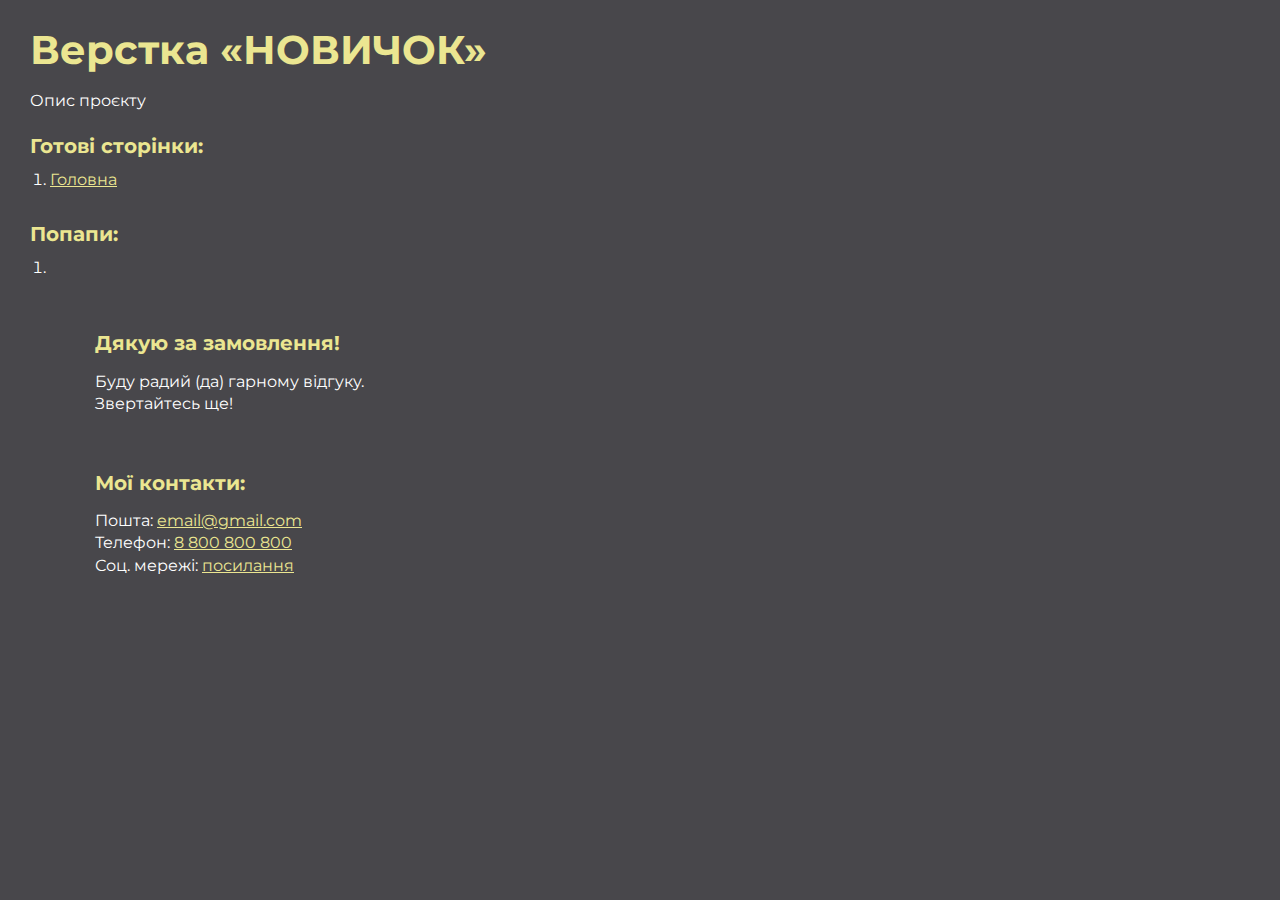
<file: index.html>
<!DOCTYPE html>
<html>

<head>
	<meta charset="UTF-8">
	<meta name="viewport" content="width=device-width, initial-scale=1.0">
	<title>Верстка «НОВИЧОК»</title>
</head>

<body>
	<div class="rootpage">
		<h1>Верстка «НОВИЧОК»</h1>
		<div class="rootpage__info">
			Опис проєкту
		</div>
		<h2>Готові сторінки:</h2>
		<ol class="rootpage__list">
			<li><a target="_blank" href="home.html">Головна</a></li>
		</ol>
		<h2>Попапи:</h2>
		<ol class="rootpage__list">
			<li><a target="_blank" href="home.html#"></a></li>
		</ol>
		<div class="rootpage__tnx">
			<h2>Дякую за замовлення!</h2>
			<p>Буду радий (да) гарному відгуку.</p>
			<p>Звертайтесь ще!</p>
		</div>
		<div class="rootpage__contacts">
			<h2>Мої контакти:</h2>
			<p>Пошта: <a href="mailto:email@gmail.com">email@gmail.com</a></p>
			<p>Телефон: <a href="tel:8800800800">8 800 800 800</a></p>
			<p>Соц. мережі: <a href="">посилання</a></p>
		</div>
	</div>
</body>
<style>
	@charset "UTF-8";
	@import url("https://fonts.googleapis.com/css?family=Montserrat:regular,700&display=swap");

	*,
	*::before,
	*::after {
		padding: 0px;
		margin: 0px;
		border: 0px;
		box-sizing: border-box;
	}

	html,
	body {
		height: 100%;
		margin: 0;
		padding: 0;
		min-width: 320px;
		width: 100%;
		color: #fff;
		background-color: #48474b;
	}

	body {
		font-family: Montserrat;
		font-size: 100%;
		line-height: 1;
		font-size: 1rem;
	}

	a {
		text-decoration: underline;
		color: #ebe691
	}

	a:visited {
		text-decoration: underline;
		color: #aaa768;
	}

	a:hover {
		text-decoration: none;
	}

	ul li {
		list-style: none;
	}

	img {
		vertical-align: top;
	}

	.wrapper {
		width: 100%;
		min-height: 100%;
		overflow: hidden;
	}

	.rootpage {
		padding: 30px;
		display: flex;
		flex-direction: column;
		align-items: flex-start;
	}

	@media (max-width: 767px) {
		.rootpage {
			padding: 30px 15px;
		}
	}

	h1 {
		color: #ebe691;
		font-size: 2.5rem;
		margin: 0px 0px 1.25rem 0px;
	}

	@media (max-width: 767px) {
		h1 {
			font-size: 1.85rem;
			margin: 0px 0px 1.25rem 0px;
		}
	}

	h2 {
		color: #ebe691;
		font-size: 1.25rem;
		margin: 0px 0px 1rem 0px;
	}

	@media (max-width: 767px) {
		h2 {
			font-size: 1.125rem;
			margin: 0px 0px 1rem 0px;
		}
	}

	.rootpage__info {
		line-height: 140%;
		margin: 0px 0px 1.5rem 0px;
	}

	.rootpage__list {
		margin: 0px 0px 2.25rem 1.25rem;
	}

	.rootpage__list li:not(:last-child) {
		margin: 0px 0px 15px 0px;
	}

	.rootpage__contacts,
	.rootpage__tnx {
		border-radius: 200px;
		padding: 20px 65px;
		line-height: 140%;
	}

	@media (max-width: 767px) {

		.rootpage__contacts,
		.rootpage__tnx {
			border-radius: 40px;
			padding: 20px;
		}
	}

	.rootpage__contacts {
		//background: #32b5a4;

	}

	.rootpage__contacts a {
		color: #ebe691;
	}

	.rootpage__tnx {
		//background: #c22d63;
		margin: 0px 0px 1rem 0px;
	}
</style>

</html>
</file>
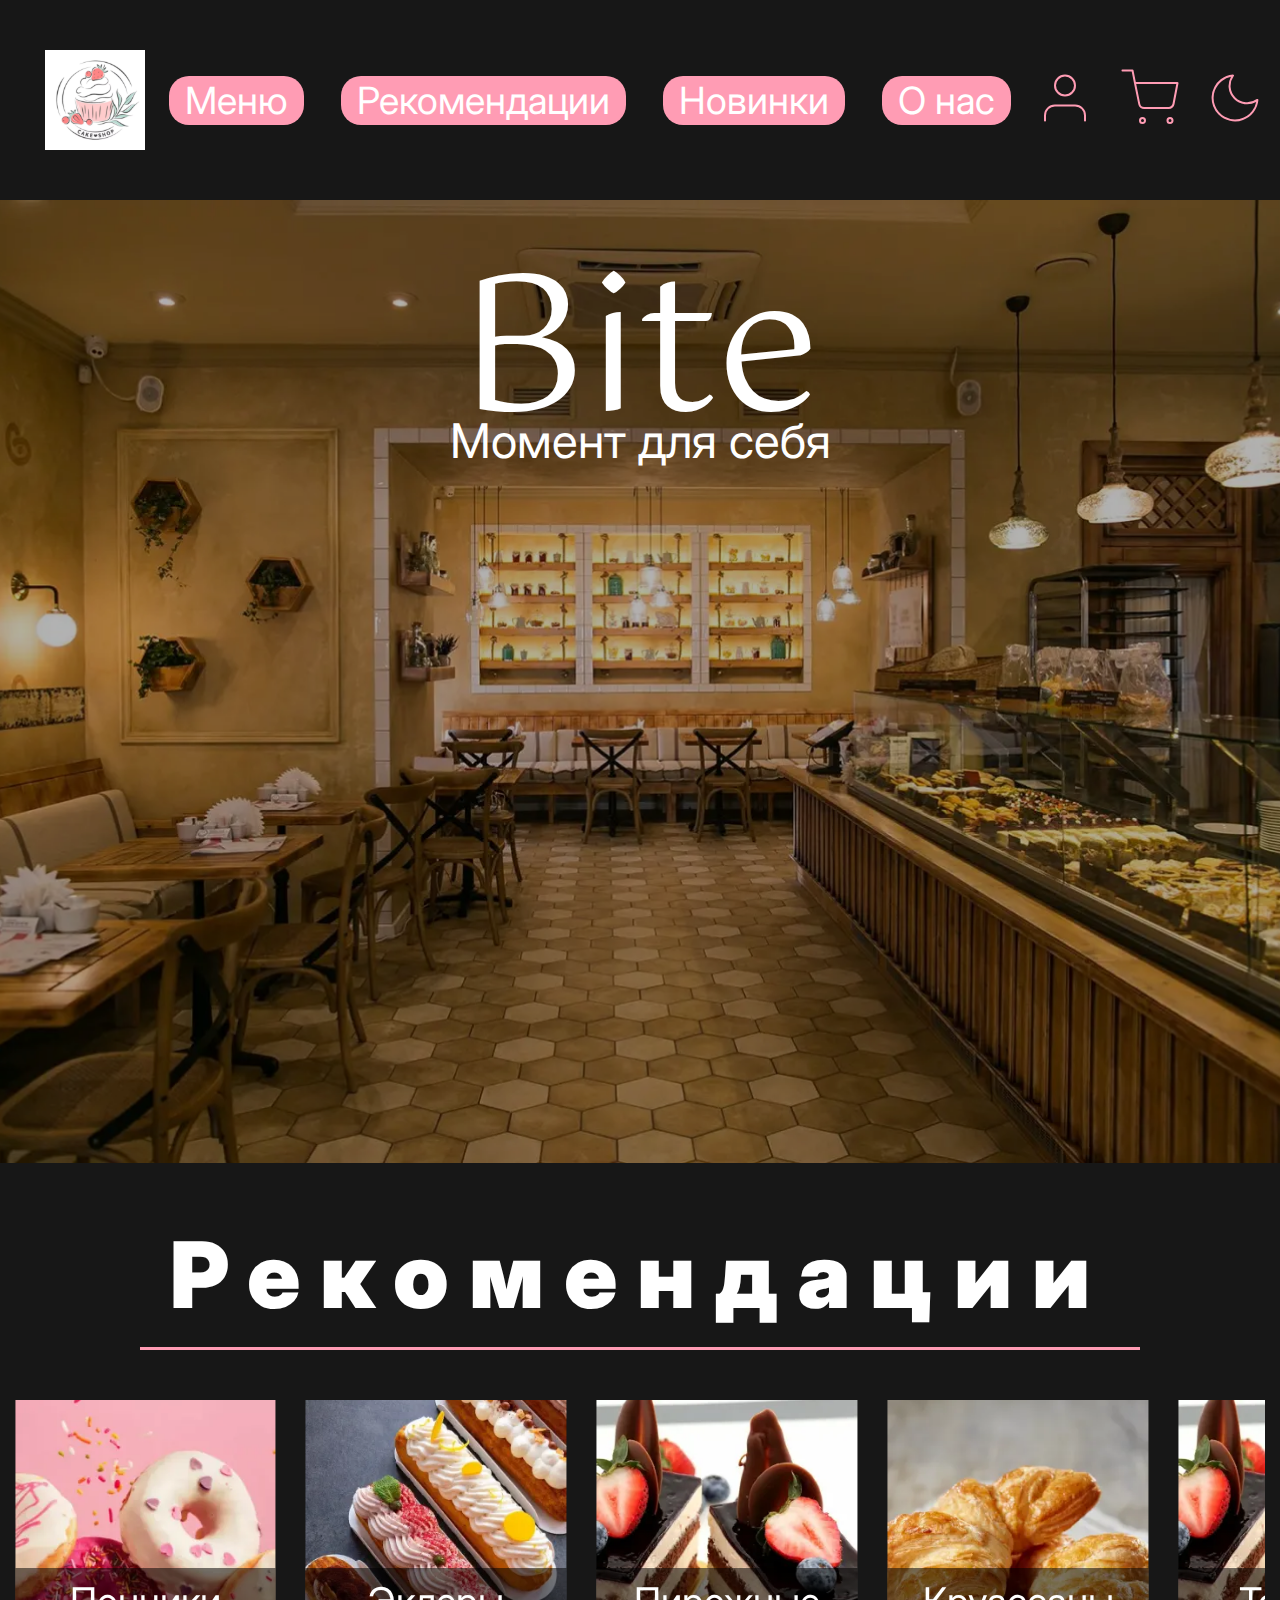
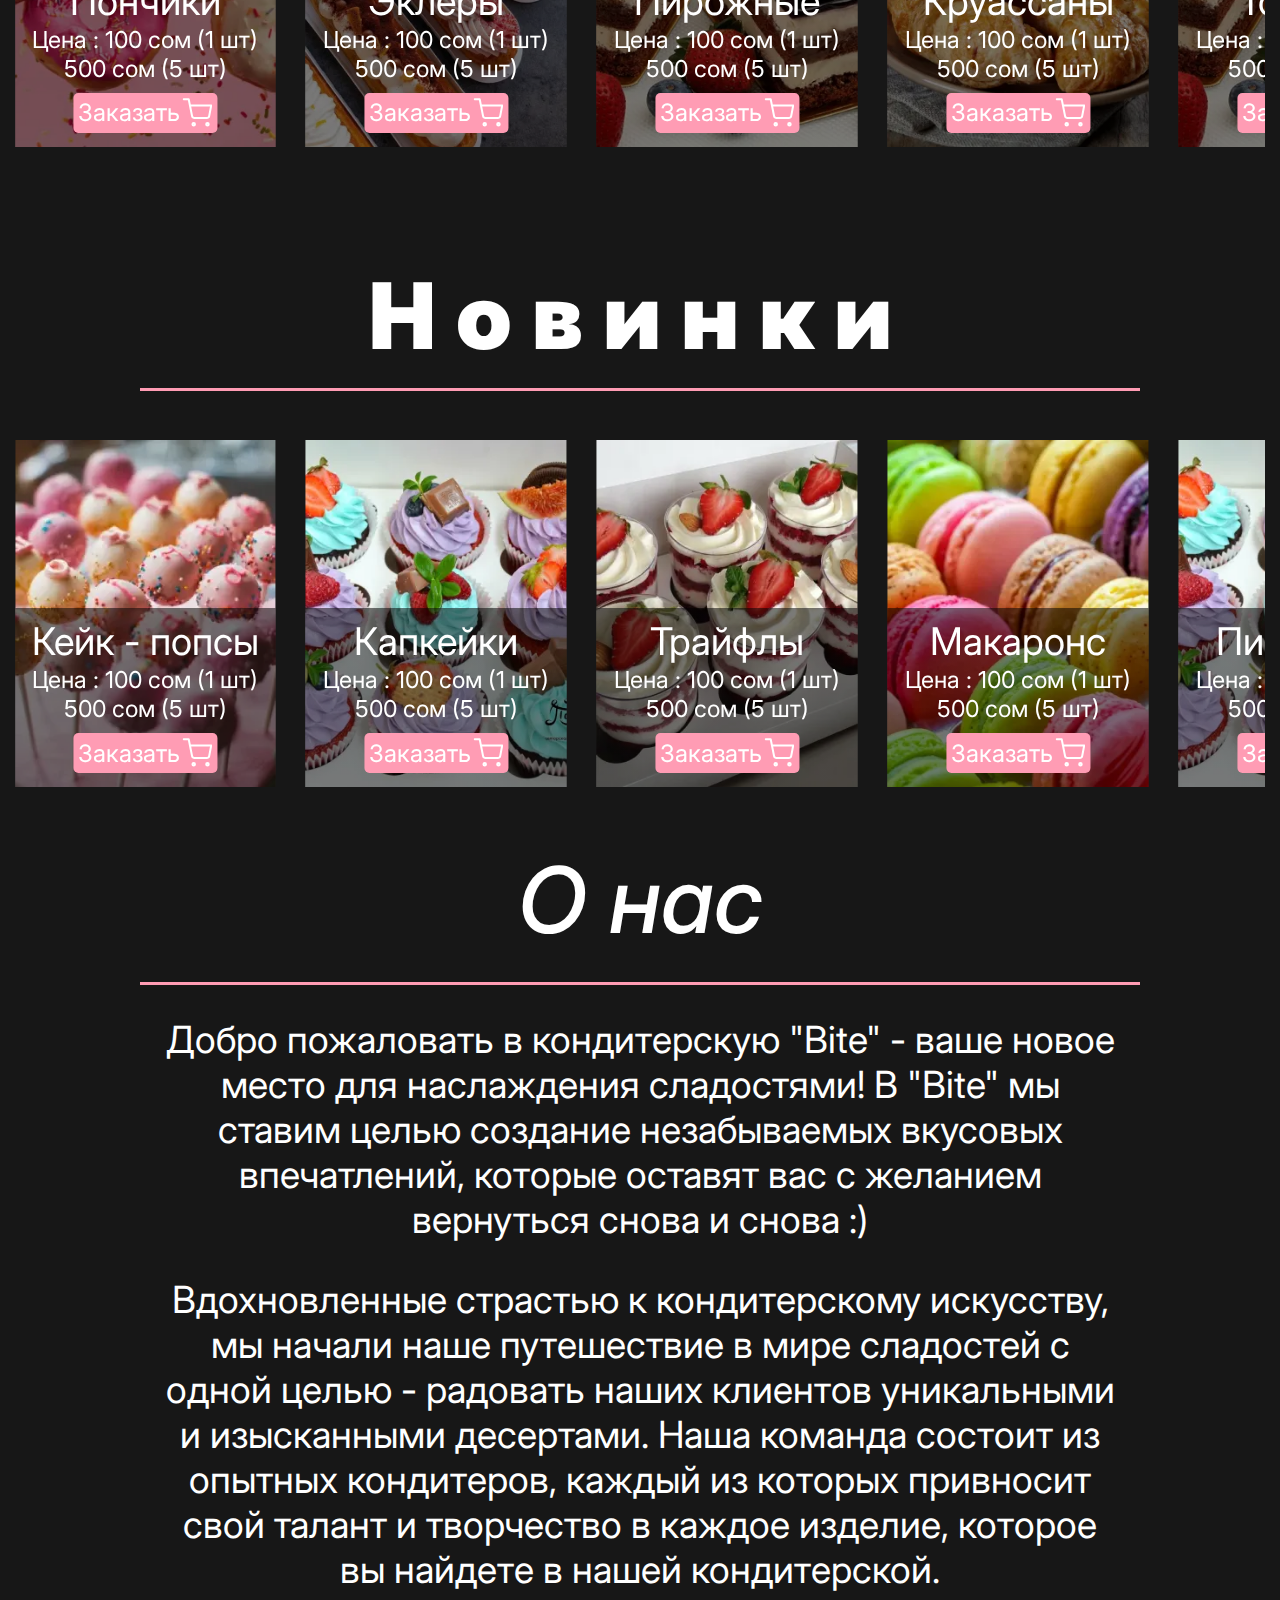
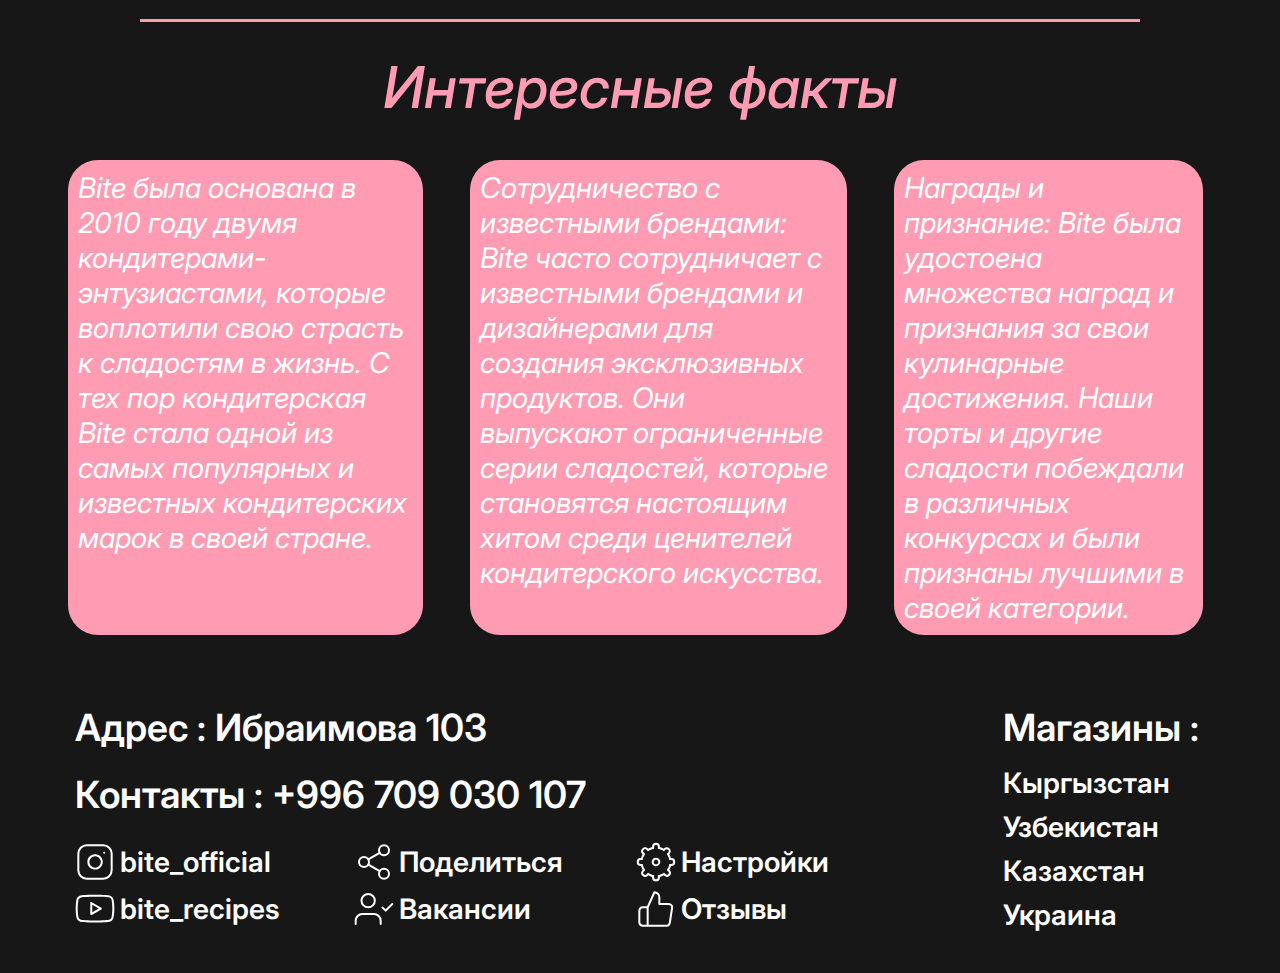
<file: home.html>
<!DOCTYPE html>
<html lang="ru">

<head>
	<title>HomePage</title>
	<meta charset="UTF-8">
	<meta name="format-detection" content="telephone=no">
	<!-- <style>body{opacity: 0;}</style> -->
	<link rel="stylesheet" href="css/style.min.css?_v=20230813213523">
	<link rel="shortcut icon" href="favicon.ico">
	<!-- <meta name="robots" content="noindex, nofollow"> -->
	<meta name="viewport" content="width=device-width, initial-scale=1.0">
</head>

<body>
	<div class="wrapper">
		<header class="header">
			<div class="header__container">
				<div class="header__body">
					<a href="" class="header__logo"><img src="img/header/logo.svg" alt="Logo"></a>
					<div class="header__menu menu">

						<nav class="menu__body">
							<ul class="menu__list">
								<li class="menu__item"><a href="#" class="menu__link">Меню</a></li>
								<li class="menu__item"><a href="#" class="menu__link">Рекомендации</a></li>
								<li class="menu__item"><a href="#" class="menu__link">Новинки</a></li>
								<li class="menu__item"><a href="#" class="menu__link">О нас</a></li>
							</ul>
						</nav>

					</div>
					<div class="header__action">
						<div class="header__icon">

							<a href="#" class="header__item">
								<svg xmlns="http://www.w3.org/2000/svg" id="Шар_1" data-name="Шар 1" width="60" height="60" fill="currentColor" viewbox="0 0 60 60" class="user">

									<path class="cls-1" d="M50,53.5a.94.94,0,0,1-1-1v-5a8.88,8.88,0,0,0-9-9H20a8.88,8.88,0,0,0-9,9v5a.94.94,0,0,1-1,1,.94.94,0,0,1-1-1v-5a11,11,0,0,1,3.2-7.8A10.8,10.8,0,0,1,20,36.5H40a11,11,0,0,1,7.8,3.2A10.8,10.8,0,0,1,51,47.5v5A.94.94,0,0,1,50,53.5Z" />
									<path class="cls-1" d="M30,28.5a11,11,0,1,1,11-11A11,11,0,0,1,30,28.5Zm0-20a9,9,0,1,0,9,9A9,9,0,0,0,30,8.5Z" />
								</svg>
							</a>
							<a href="#" class="header__item">
								<svg xmlns="http://www.w3.org/2000/svg" id="Шар_1" data-name="Шар 1" width="60" height="60" fill="currentColor" viewbox="0 0 60 60" class="cart">
									<path class="cls-1" d="M22.5,56A3.5,3.5,0,1,1,26,52.5,3.54,3.54,0,0,1,22.5,56Zm0-5A1.5,1.5,0,1,0,24,52.5,1.54,1.54,0,0,0,22.5,51Z" />
									<path class="cls-1" d="M50,56a3.5,3.5,0,1,1,3.5-3.5A3.54,3.54,0,0,1,50,56Zm0-5a1.5,1.5,0,1,0,1.5,1.5A1.54,1.54,0,0,0,50,51Z" />
									<path class="cls-1" d="M24.1,41a6.16,6.16,0,0,1-3.7-1.3,6.06,6.06,0,0,1-2.1-3.5L14,15.3v-.1L11.7,3.5H2.5a.94.94,0,0,1-1-1,.94.94,0,0,1,1-1h10a1,1,0,0,1,1,.8L15.8,14H57.5a.91.91,0,0,1,.8.4.78.78,0,0,1,.2.8l-4,21a6.06,6.06,0,0,1-2.1,3.5A5.59,5.59,0,0,1,48.5,41H24.1ZM16.2,16l4,19.8a4,4,0,0,0,4,3.2H48.5a3.92,3.92,0,0,0,2.6-.9,4.25,4.25,0,0,0,1.4-2.3L56.3,16Z" />
								</svg>
							</a>
							<a href="#" class="header__item">
								<svg xmlns="http://www.w3.org/2000/svg" id="Шар_1" data-name="Шар 1" width="60" height="60" fill="currentColor" viewbox="0 0 60 60" class="moon">

									<path class="cls-1" d="M30.1,53.4a22.2,22.2,0,0,1-5.1-.6,24.15,24.15,0,0,1-11.5-6.3,23.51,23.51,0,0,1,2.2-35.2A23.66,23.66,0,0,1,27.9,6.5a1.23,1.23,0,0,1,1,.5.91.91,0,0,1-.1,1.1,16.75,16.75,0,0,0-3.2,11A16.57,16.57,0,0,0,40.8,34.3a16.06,16.06,0,0,0,11-3.2,1.07,1.07,0,0,1,1.1-.1,1.23,1.23,0,0,1,.5,1A23.4,23.4,0,0,1,38,51.9,21.33,21.33,0,0,1,30.1,53.4ZM26,8.8a20,20,0,0,0-9,4.1,22.11,22.11,0,0,0-7.1,9.7A21.47,21.47,0,0,0,47.1,43a21,21,0,0,0,4.1-9A18.73,18.73,0,0,1,29,31a19,19,0,0,1-5.4-11.7A19.15,19.15,0,0,1,26,8.8Z" />
								</svg>
							</a>

						</div>
						<button type="button" class="icon-menu"><span></span></button>
					</div>


				</div>
			</div>
		</header>










		<main class="page">
			<section class="page__bite bite">
				<div class="bite__image">
					<picture><source srcset="img/bite/01.webp" type="image/webp"><img src="img/bite/01.png" alt="cover"></picture>
				</div>

				<div class="bite__container">
					<div class="bite__body">
						<div class="bite__content">
							<h1>Bite</h1>
							<p>Момент для себя</p>
						</div>

					</div>
				</div>
			</section>
			<section class="page__recommendations recommendations">
				<div class="recommendations__container">
					<div class="recommendations__body">
						<div class="recommendations__content">
							<h2>Рекомендации</h2>
							<!-- слайдер -->
							<div class="recommendations__slider swiper">
								<!-- движуха слайдера -->
								<div class="recommendations__wrapper swiper-wrapper">
									<!-- 1 слайдер -->
									<div class="recommendations__slide swiper-slide">
										<div class="item-recommendations">
											<div class="item-recommendations__picture">
												<div class="item-recommendations__pic">
													<picture><source srcset="img/slider/recom/01.webp" type="image/webp"><img src="img/slider/recom/01.png" alt="picture"></picture>
												</div>
												<div class="item-recommendations__content">
													<h3>Пончики</h3>
													<h4>
														Цена : 100 сом (1 шт)
														500 сом (5 шт)
													</h4>
													<button>
														Заказать
														<img src="img/slider/shopping-cart.svg" alt="picture">
													</button>
												</div>

											</div>
										</div>
									</div>
									<!-- 2 слайдер -->
									<div class="recommendations__slide swiper-slide">
										<div class="item-recommendations">
											<div class="item-recommendations__picture">
												<div class="item-recommendations__pic">
													<picture><source srcset="img/slider/recom/02.webp" type="image/webp"><img src="img/slider/recom/02.png" alt="picture"></picture>
												</div>
												<div class="item-recommendations__content">
													<h3>Эклеры</h3>
													<h4>
														Цена : 100 сом (1 шт)
														500 сом (5 шт)
													</h4>
													<button>
														Заказать
														<img src="img/slider/shopping-cart.svg" alt="picture">
													</button>
												</div>

											</div>
										</div>
									</div>
									<!-- 3 слайдер -->
									<div class="recommendations__slide swiper-slide">
										<div class="item-recommendations">
											<div class="item-recommendations__picture">
												<div class="item-recommendations__pic">
													<picture><source srcset="img/slider/recom/03.webp" type="image/webp"><img src="img/slider/recom/03.png" alt="picture"></picture>
												</div>
												<div class="item-recommendations__content">
													<h3>Пирожные</h3>
													<h4>
														Цена : 100 сом (1 шт)
														500 сом (5 шт)
													</h4>
													<button>
														Заказать
														<img src="img/slider/shopping-cart.svg" alt="picture">
													</button>
												</div>

											</div>
										</div>
									</div>
									<!-- 4 слайдер -->
									<div class="recommendations__slide swiper-slide">
										<div class="item-recommendations">
											<div class="item-recommendations__picture">
												<div class="item-recommendations__pic">
													<picture><source srcset="img/slider/recom/04.webp" type="image/webp"><img src="img/slider/recom/04.png" alt="picture"></picture>
												</div>
												<div class="item-recommendations__content">
													<h3>Круассаны</h3>
													<h4>
														Цена : 100 сом (1 шт)
														500 сом (5 шт)
													</h4>
													<button>
														Заказать
														<img src="img/slider/shopping-cart.svg" alt="picture">
													</button>
												</div>

											</div>
										</div>
									</div>
									<!-- 5 слайдер -->
									<div class="recommendations__slide swiper-slide">
										<div class="item-recommendations">
											<div class="item-recommendations__picture">
												<div class="item-recommendations__pic">
													<picture><source srcset="img/slider/recom/03.webp" type="image/webp"><img src="img/slider/recom/03.png" alt="picture"></picture>
												</div>
												<div class="item-recommendations__content">
													<h3>Тортики</h3>
													<h4>
														Цена : 100 сом (1 шт)
														500 сом (5 шт)
													</h4>
													<button>
														Заказать
														<img src="img/slider/shopping-cart.svg" alt="picture">
													</button>
												</div>

											</div>
										</div>
									</div>
								</div>
							</div>
						</div>
					</div>
				</div>
			</section>
			<section class="page__new new">
				<div class="new__container">
					<div class="new__body">
						<div class="new__content">
							<h2>Новинки</h2>
							<!-- слайдер -->
							<div class="new__slider swiper">
								<!-- движуха слайдера -->
								<div class="new__wrapper swiper-wrapper">
									<!-- 1 слайдер -->
									<div class="new__slide swiper-slide">
										<div class="item-new">
											<div class="item-new__picture">
												<div class="item-new__pic">
													<picture><source srcset="img/slider/new/01.webp" type="image/webp"><img src="img/slider/new/01.png" alt="picture"></picture>
												</div>
												<div class="item-new__content">
													<h3>Кейк - попсы</h3>
													<h4>
														Цена : 100 сом (1 шт)
														500 сом (5 шт)
													</h4>
													<button>
														Заказать
														<img src="img/slider/shopping-cart.svg" alt="picture">
													</button>
												</div>

											</div>
										</div>
									</div>
									<!-- 2 слайдер -->
									<div class="new__slide swiper-slide">
										<div class="item-new">
											<div class="item-new__picture">
												<div class="item-new__pic">
													<picture><source srcset="img/slider/new/02.webp" type="image/webp"><img src="img/slider/new/02.png" alt="picture"></picture>
												</div>
												<div class="item-new__content">
													<h3>Капкейки</h3>
													<h4>
														Цена : 100 сом (1 шт)
														500 сом (5 шт)
													</h4>
													<button>
														Заказать
														<img src="img/slider/shopping-cart.svg" alt="picture">
													</button>
												</div>

											</div>
										</div>
									</div>
									<!-- 3 слайдер -->
									<div class="new__slide swiper-slide">
										<div class="item-new">
											<div class="item-new__picture">
												<div class="item-new__pic">
													<picture><source srcset="img/slider/new/03.webp" type="image/webp"><img src="img/slider/new/03.png" alt="picture"></picture>
												</div>
												<div class="item-new__content">
													<h3>Трайфлы</h3>
													<h4>
														Цена : 100 сом (1 шт)
														500 сом (5 шт)
													</h4>
													<button>
														Заказать
														<img src="img/slider/shopping-cart.svg" alt="picture">
													</button>
												</div>

											</div>
										</div>
									</div>
									<!-- 4 слайдер -->
									<div class="new__slide swiper-slide">
										<div class="item-new">
											<div class="item-new__picture">
												<div class="item-new__pic">
													<picture><source srcset="img/slider/new/04.webp" type="image/webp"><img src="img/slider/new/04.png" alt="picture"></picture>
												</div>
												<div class="item-new__content">
													<h3>Макаронс</h3>
													<h4>
														Цена : 100 сом (1 шт)
														500 сом (5 шт)
													</h4>
													<button>
														Заказать
														<img src="img/slider/shopping-cart.svg" alt="picture">
													</button>
												</div>

											</div>
										</div>
									</div>
									<!-- 5 слайдер -->
									<div class="new__slide swiper-slide">
										<div class="item-new">
											<div class="item-new__picture">
												<div class="item-new__pic">
													<picture><source srcset="img/slider/new/02.webp" type="image/webp"><img src="img/slider/new/02.png" alt="picture"></picture>
												</div>
												<div class="item-new__content">
													<h3>Пирожные</h3>
													<h4>
														Цена : 100 сом (1 шт)
														500 сом (5 шт)
													</h4>
													<button>
														Заказать
														<img src="img/slider/shopping-cart.svg" alt="picture">
													</button>
												</div>

											</div>
										</div>
									</div>
								</div>
							</div>
						</div>
					</div>
				</div>
			</section>
			<section class="page__about about">
				<div class="about__container">
					<div class="about__body">
						<div class="about__content">
							<h2>О нас</h2>
							<div class="about__text">
								<p>
									Добро пожаловать в кондитерскую "Bite" - ваше новое место для наслаждения сладостями! В "Bite" мы ставим целью создание
									незабываемых вкусовых впечатлений, которые оставят вас с желанием вернуться снова и снова :)
								</p>
								<p>
									Вдохновленные страстью к кондитерскому искусству, мы начали наше путешествие в мире сладостей с одной целью - радовать наших клиентов уникальными и изысканными десертами. Наша команда состоит из опытных кондитеров, каждый из которых
									привносит свой талант и творчество в каждое изделие, которое вы найдете в нашей кондитерской.
								</p>
							</div>
						</div>
					</div>
				</div>
			</section>
			<section class="page__fact fact">
				<div class="fact__container">
					<div class="fact__body">
						<h2>Интересные факты</h2>
						<div class="fact__content">
							<div class="fact__item">
								<p>
									Bite была основана в 2010 году двумя кондитерами-энтузиастами, которые воплотили свою страсть к сладостям в жизнь. С тех
									пор кондитерская Bite стала одной из самых популярных и известных кондитерских марок в своей стране.
								</p>
							</div>
							<div class="fact__item">
								<p>
									Сотрудничество с известными брендами: Bite часто сотрудничает с известными брендами и дизайнерами для создания
									эксклюзивных продуктов. Они выпускают ограниченные серии сладостей, которые становятся настоящим хитом среди ценителей
									кондитерского искусства.
								</p>
							</div>
							<div class="fact__item">
								<p>
									Награды и признание: Bite была удостоена множества наград и признания за свои кулинарные достижения. Наши торты и другие
									сладости побеждали в различных конкурсах и были признаны лучшими в своей категории.
								</p>
							</div>
						</div>
					</div>
				</div>
			</section>

		</main>
		<footer class="footer">
			<div class="footer__container">
				<div class="footer__body">
					<div class="footer__left">
						<h3>Адрес : Ибраимова 103</h3>
						<h3><a href="tel:996709030107">Контакты : +996 709 030 107</a></h3>
						<div class="footer__social social-footer">
							<div class="social-footer__column">
								<a href="#">
									<p>
										<svg xmlns="http://www.w3.org/2000/svg" id="Шар_1" data-name="Шар 1" width="40" height="40" viewBox="0 0 40 40" fill="currentColor" class="insta">

											<g id="instagram">
												<path class="cls-1" d="M28.33,37.67H11.67a9.35,9.35,0,0,1-9.34-9.34V11.67a9.35,9.35,0,0,1,9.34-9.34H28.33a9.35,9.35,0,0,1,9.34,9.34V28.33A9.35,9.35,0,0,1,28.33,37.67ZM11.67,4.33a7.34,7.34,0,0,0-7.34,7.34V28.33a7.34,7.34,0,0,0,7.34,7.34H28.33a7.34,7.34,0,0,0,7.34-7.34V11.67a7.34,7.34,0,0,0-7.34-7.34Z" />
												<path class="cls-1" d="M20.08,27.6a8.5,8.5,0,0,1-1.23-.1,7.67,7.67,0,0,1-2.31-14.38A7.68,7.68,0,0,1,27.66,18.8h0a7.74,7.74,0,0,1-.78,4.66,7.67,7.67,0,0,1-6.8,4.14Zm0-13.34a5.66,5.66,0,0,0-5.58,6.57A5.67,5.67,0,0,0,22.62,25a5.65,5.65,0,0,0,2.48-2.45,5.67,5.67,0,0,0-4.2-8.22A5.93,5.93,0,0,0,20.06,14.26Z" />
												<path class="cls-1" d="M29.18,11.83a1,1,0,1,1,0-2h0a1,1,0,0,1,0,2Z" />
											</g>
										</svg>
									</p>
									<p>bite_official</p>
								</a>
								<a href="#">
									<p>
										<svg xmlns="http://www.w3.org/2000/svg" id="Шар_1" data-name="Шар 1" width="40" height="40" viewBox="0 0 40 40" fill="currentColor" class="youtybe">

											<g id="youtube">
												<path class="cls-1" d="M20,33.43c-.47,0-11.63,0-14.59-.8A5.53,5.53,0,0,1,2.93,31.2a5.67,5.67,0,0,1-1.46-2.46,49.25,49.25,0,0,1-.8-9.16,49.33,49.33,0,0,1,.78-9A5.6,5.6,0,0,1,2.88,8a5.67,5.67,0,0,1,2.51-1.5c3-.79,14.14-.8,14.61-.8s11.62,0,14.57.73a5.59,5.59,0,0,1,4,4.06s0,0,0,.06a49.16,49.16,0,0,1,.78,9.07,49.46,49.46,0,0,1-.78,8.92,5.53,5.53,0,0,1-1.44,2.62,5.62,5.62,0,0,1-2.51,1.5C31.63,33.42,20.47,33.43,20,33.43ZM20,7.67c-3.15,0-11.83.13-14.08.73a3.57,3.57,0,0,0-1.6,1A3.75,3.75,0,0,0,3.4,11a46.85,46.85,0,0,0-.73,8.57,47,47,0,0,0,.75,8.71,3.69,3.69,0,0,0,.91,1.49,3.64,3.64,0,0,0,1.6.92c2.24.6,10.92.73,14.07.73s11.83-.13,14.07-.73a3.65,3.65,0,0,0,1.61-1,3.75,3.75,0,0,0,.92-1.65,48,48,0,0,0,.73-8.5,47.54,47.54,0,0,0-.74-8.68,3.65,3.65,0,0,0-.91-1.61,3.55,3.55,0,0,0-1.62-1C31.84,7.79,23.16,7.67,20,7.67Z" />
												<path class="cls-1" d="M16.25,26a1,1,0,0,1-.5-.13,1,1,0,0,1-.5-.87V14.13a1,1,0,0,1,1.49-.87l9.59,5.45a1,1,0,0,1,.5.87,1,1,0,0,1-.5.87L16.74,25.9A1,1,0,0,1,16.25,26Zm1-10.18v7.47l6.56-3.74Z" />
											</g>
										</svg>
									</p>
									<p>bite_recipes</p>
								</a>
							</div>
							<div class="social-footer__column">
								<a href="#">
									<p>
										<svg xmlns="http://www.w3.org/2000/svg" id="Шар_1" data-name="Шар 1" width="40" height="40" viewBox="0 0 40 40" fill="currentColor" class="share">

											<g id="share-2">
												<path class="cls-1" d="M30,14.33a6,6,0,1,1,6-6A6,6,0,0,1,30,14.33Zm0-10a4,4,0,1,0,4,4A4,4,0,0,0,30,4.33Z" />
												<path class="cls-1" d="M10,26a6,6,0,1,1,6-6A6,6,0,0,1,10,26Zm0-10a4,4,0,1,0,4,4A4,4,0,0,0,10,16Z" />
												<path class="cls-1" d="M30,37.67a6,6,0,1,1,6-6A6,6,0,0,1,30,37.67Zm0-10a4,4,0,1,0,4,4A4,4,0,0,0,30,27.67Z" />
												<path class="cls-1" d="M25.7,30.15a.93.93,0,0,1-.5-.14L13.81,23.38a1,1,0,0,1,1-1.73L26.2,28.29a1,1,0,0,1-.5,1.86Z" />
												<path class="cls-1" d="M14.32,18.48a1,1,0,0,1-.87-.49,1,1,0,0,1,.36-1.37L25.18,10a1,1,0,0,1,1.37.36,1,1,0,0,1-.36,1.36L14.82,18.35A1,1,0,0,1,14.32,18.48Z" />
											</g>
										</svg>
									</p>
									<p>Поделиться</p>
								</a>
								<a href="#">
									<p>
										<svg xmlns="http://www.w3.org/2000/svg" id="Шар_1" data-name="Шар 1" width="40" height="40" viewBox="0 0 40 40" fill="currentColor" class="user-check">

											<g id="user-check">
												<path class="cls-1" d="M26.67,36a1,1,0,0,1-1-1V31.67A5.67,5.67,0,0,0,20,26H8.33a5.67,5.67,0,0,0-5.66,5.67V35a1,1,0,0,1-2,0V31.67A7.66,7.66,0,0,1,8.33,24H20a7.68,7.68,0,0,1,7.67,7.67V35A1,1,0,0,1,26.67,36Z" />
												<path class="cls-1" d="M14.17,19.33a7.67,7.67,0,1,1,7.66-7.66A7.68,7.68,0,0,1,14.17,19.33ZM14.17,6a5.67,5.67,0,1,0,5.66,5.67A5.67,5.67,0,0,0,14.17,6Z" />
												<path class="cls-1" d="M31.67,22.67a1,1,0,0,1-.71-.3L27.63,19A1,1,0,0,1,29,17.63l2.63,2.62,6-6a1,1,0,0,1,1.41,0,1,1,0,0,1,0,1.42l-6.67,6.66A1,1,0,0,1,31.67,22.67Z" />
											</g>
										</svg>
									</p>
									<p>Вакансии</p>
								</a>
							</div>
							<div class="social-footer__column">
								<a href="#">
									<p>
										<svg xmlns="http://www.w3.org/2000/svg" id="Шар_2" data-name="Шар 2" width="40" height="40" viewBox="0 0 40 40" fill="currentColor" class="sitt">

											<path class="cls-1" d="M35.36,16.1h-.43a15.48,15.48,0,0,0-1.64-3.93l.31-.3a3.9,3.9,0,0,0,1.13-2.76,3.9,3.9,0,0,0-6.66-2.74l-.3.3a15.49,15.49,0,0,0-3.87-1.6V4.64a3.9,3.9,0,0,0-7.8,0v.43a15.48,15.48,0,0,0-3.93,1.64l-.3-.31A3.88,3.88,0,0,0,9.12,5.27h0A3.9,3.9,0,0,0,6.35,6.41h0a3.91,3.91,0,0,0,0,5.52l.3.3a15.49,15.49,0,0,0-1.6,3.87H4.64a3.9,3.9,0,0,0,0,7.8h.43a15.63,15.63,0,0,0,1.64,3.93l-.31.3a3.92,3.92,0,0,0,0,5.52h0a3.9,3.9,0,0,0,5.51,0l.3-.3a15.49,15.49,0,0,0,3.87,1.6v.43a3.9,3.9,0,0,0,7.8,0v-.43a15.63,15.63,0,0,0,3.93-1.64l.3.31a3.9,3.9,0,1,0,5.5-5.53l-.3-.3a15.49,15.49,0,0,0,1.6-3.87h.43a3.9,3.9,0,0,0,0-7.8Zm0,5.8H33.3a14.81,14.81,0,0,1-.43,2,14.22,14.22,0,0,1-1,2.41A13.3,13.3,0,0,1,30.76,28l1.43,1.43,0,0a1.9,1.9,0,1,1-2.68,2.69l0,0-1.43-1.43a14,14,0,0,1-1.71,1.12,14.14,14.14,0,0,1-2.47,1,14.81,14.81,0,0,1-2,.43v2.06a1.9,1.9,0,0,1-3.8,0V33.3a14.81,14.81,0,0,1-2-.43,14.22,14.22,0,0,1-2.41-1A13.3,13.3,0,0,1,12,30.76l-1.43,1.43,0,0a1.9,1.9,0,1,1-2.69-2.68l0,0,1.43-1.43a14,14,0,0,1-1.12-1.71,14.14,14.14,0,0,1-1-2.47,14.81,14.81,0,0,1-.43-2H4.64a1.9,1.9,0,0,1,0-3.8H6.7a14.81,14.81,0,0,1,.43-2,14.22,14.22,0,0,1,1-2.41A13.3,13.3,0,0,1,9.24,12L7.81,10.54l0,0a1.9,1.9,0,1,1,2.68-2.69l0,0,1.43,1.43a14,14,0,0,1,1.71-1.12,14.14,14.14,0,0,1,2.47-1,14.81,14.81,0,0,1,2-.43V4.64a1.9,1.9,0,1,1,3.8,0V6.7a14.81,14.81,0,0,1,2,.43,14.22,14.22,0,0,1,2.41,1A13.3,13.3,0,0,1,28,9.24l1.43-1.43,0,0a1.9,1.9,0,0,1,2.68,0,1.91,1.91,0,0,1,0,2.69l0,0-1.43,1.43a14,14,0,0,1,1.12,1.71,14.14,14.14,0,0,1,1,2.47,14.81,14.81,0,0,1,.43,2h2.06a1.9,1.9,0,0,1,0,3.8Z" />
											<path class="cls-1" d="M24.08,18.6v0l0,0c0-.13-.1-.26-.16-.39v0h0a4.27,4.27,0,0,0-2-2v0h0l-.41-.16,0,0,0,0A4.17,4.17,0,0,0,20,15.67a4.34,4.34,0,0,0-1.4.25l0,0,0,0-.39.16h0v0a4.27,4.27,0,0,0-2,2h0v0c-.06.13-.11.27-.16.41l0,0,0,0A4.28,4.28,0,0,0,15.67,20a4.34,4.34,0,0,0,.25,1.4l0,0,0,0c.05.13.1.26.16.39v0h0a4.27,4.27,0,0,0,2,2v0h0l.41.16,0,0,0,0a4.28,4.28,0,0,0,1.39.25,4.34,4.34,0,0,0,1.4-.25h0l0,0,.39-.16h0v0a4.27,4.27,0,0,0,2-2h0v0c.06-.13.11-.27.16-.41l0,0,0,0A4.28,4.28,0,0,0,24.33,20,4.34,4.34,0,0,0,24.08,18.6ZM20,22.33a2.58,2.58,0,0,1-.39,0,2.31,2.31,0,0,1-1.51-.95,2.32,2.32,0,0,1-.39-.94,2,2,0,0,1,0-.79,2.28,2.28,0,0,1,.39-.95,2.13,2.13,0,0,1,.56-.56,2.32,2.32,0,0,1,.94-.39,2,2,0,0,1,.79,0,2.31,2.31,0,0,1,1.51.95,2.32,2.32,0,0,1,.39.94,2,2,0,0,1,0,.79,2.28,2.28,0,0,1-.39.95,2.13,2.13,0,0,1-.56.56,2.32,2.32,0,0,1-.94.39A2.58,2.58,0,0,1,20,22.33Z" />
										</svg>
									</p>
									<p>Настройки</p>
								</a>
								<a href="#">
									<p>
										<svg xmlns="http://www.w3.org/2000/svg" id="Шар_1" data-name="Шар 1" width="40" height="40" viewBox="0 0 40 40" fill="currentColor" class="like">

											<g id="thumbs-up">
												<path class="cls-1" d="M30.51,37.67H6.67a4.34,4.34,0,0,1-4.34-4.34V21.67a4.34,4.34,0,0,1,4.34-4.34H11l6.4-14.4a1,1,0,0,1,.91-.6,6,6,0,0,1,6,6V14h8.44a4.27,4.27,0,0,1,1.81.38,4.32,4.32,0,0,1,1.5,1.11A4.63,4.63,0,0,1,37,17.12,4.51,4.51,0,0,1,37.09,19l-2.3,15a4.36,4.36,0,0,1-4.28,3.69Zm-17.84-2h17.8a2.33,2.33,0,0,0,2.34-2l2.3-15a2.41,2.41,0,0,0-.06-1,2.52,2.52,0,0,0-.48-.88,2.38,2.38,0,0,0-.81-.6,2.56,2.56,0,0,0-1-.2H23.33a1,1,0,0,1-1-1V8.33A4,4,0,0,0,19,4.38L12.67,18.55Zm-6-16.34a2.36,2.36,0,0,0-2.34,2.34V33.33a2.36,2.36,0,0,0,2.34,2.34h4V19.33Z" />
											</g>
										</svg>
									</p>
									<p>Отзывы</p>
								</a>
							</div>

						</div>
					</div>
					<div class="footer__right">
						<h3>Магазины :</h3>
						<a href="#">Кыргызстан</a>
						<a href="#">Узбекистан</a>
						<a href="#">Казахстан</a>
						<a href="#">Украина</a>
					</div>
				</div>
			</div>
		</footer>











	</div>
	<script src="js/app.min.js?_v=20230813213523"></script>
</body>

</html>
</file>
<file: css/style.min.css>
@charset "UTF-8";@import url(https://fonts.googleapis.com/css?family=Inter:100,200,300,regular,500,600,700,800,900&display=swap);@import url(https://fonts.googleapis.com/css?family=Gotu:regular&display=swap);@font-face{font-family:Segoe UI Bold;font-display:swap;src:url("../fonts/Segoe UI Bold.woff2") format("woff2"),url("../fonts/Segoe UI Bold.woff") format("woff");font-weight:400;font-style:normal}@font-face{font-family:Segoe UI;font-display:swap;src:url("../fonts/Segoe UI.woff2") format("woff2"),url("../fonts/Segoe UI.woff") format("woff");font-weight:400;font-style:normal}@font-face{font-family:segoe;font-display:swap;src:url(../fonts/segoe-ui-semibold.woff2) format("woff2"),url(../fonts/segoe-ui-semibold.woff) format("woff");font-weight:400;font-style:normal}*{padding:0;margin:0;border:0}*,:after,:before{-webkit-box-sizing:border-box;box-sizing:border-box}body,html{height:100%;min-width:320px}body{color:#fff;line-height:1;font-family:Inter;font-size:1.5rem;-ms-text-size-adjust:100%;-moz-text-size-adjust:100%;-webkit-text-size-adjust:100%;-webkit-font-smoothing:antialiased;-moz-osx-font-smoothing:grayscale}button,input,textarea{font-family:Inter;font-size:inherit}button{cursor:pointer;color:inherit;background-color:transparent}a{color:inherit;text-decoration:none}ul li{list-style:none}img{vertical-align:top}h1,h2,h3,h4,h5,h6{font-weight:inherit;font-size:inherit}body{background:#171717}.lock body{overflow:hidden;-ms-touch-action:none;touch-action:none;-ms-scroll-chaining:none;overscroll-behavior:none}.wrapper{min-height:100%;display:-webkit-box;display:-ms-flexbox;display:flex;-webkit-box-orient:vertical;-webkit-box-direction:normal;-ms-flex-direction:column;flex-direction:column;overflow:hidden}@supports (overflow:clip){.wrapper{overflow:clip}}.wrapper>main{-webkit-box-flex:1;-ms-flex:1 1 auto;flex:1 1 auto}.wrapper>*{min-width:0}[class*=__container]{max-width:88.125rem;margin:0 auto;padding:0 .9375rem}.select{min-width:0;position:relative}.select__body{position:relative}.select__title{color:inherit;text-align:left;border:1px solid #d9d9d9;background-color:#fff;cursor:pointer;width:100%;border-radius:4px}.select__value{display:-webkit-box;display:-ms-flexbox;display:flex;min-width:0;-webkit-box-align:center;-ms-flex-align:center;align-items:center;height:1.875rem;padding:0 .9375rem;gap:.625rem}.select__value>*{-webkit-box-flex:1;-ms-flex:1 1 auto;flex:1 1 auto}.select__value:after{content:"";-ms-flex-item-align:stretch;-ms-grid-row-align:stretch;align-self:stretch;-webkit-box-flex:0;-ms-flex:0 0 10px;flex:0 0 10px;-webkit-transition:all .3s ease 0s;-o-transition:all .3s ease 0s;transition:all .3s ease 0s;display:-webkit-box;display:-ms-flexbox;display:flex;-webkit-box-pack:center;-ms-flex-pack:center;justify-content:center;-webkit-box-align:center;-ms-flex-align:center;align-items:center}._select-open .select__value:after{-webkit-transform:rotate(-180deg);-ms-transform:rotate(-180deg);transform:rotate(-180deg)}.select__value._select-pseudo-label::before{content:attr(data-pseudo-label);opacity:.5}.select__content{-webkit-box-flex:1;-ms-flex:1 1 auto;flex:1 1 auto;-o-text-overflow:ellipsis;text-overflow:ellipsis;white-space:nowrap}.select__text{-webkit-box-flex:1;-ms-flex:1 1 auto;flex:1 1 auto;overflow:hidden;-o-text-overflow:ellipsis;text-overflow:ellipsis;white-space:nowrap}.select__input{width:100%;background-color:transparent;height:100%}.select__options{color:#000;position:absolute;top:calc(100% - .0625rem);border-radius:0 0 4px 4px;min-width:100%;left:0;background-color:#fff;border-top:0;border:1px solid #d9d9d9;border-top:0;padding:10px 0 5px 0}.select__scroll{overflow-y:auto;overflow-x:hidden;max-height:200px}.select__option{width:100%;text-align:left;cursor:pointer;padding:5px 15px;color:inherit}.select__option._select-selected{background-color:#eee}.select__row{display:-webkit-inline-box;display:-ms-inline-flexbox;display:inline-flex;-webkit-box-align:center;-ms-flex-align:center;align-items:center}.select._select-open{z-index:5}.select_language .select__title{border:none;background-color:inherit;font-style:normal;font-weight:600;font-size:16px;line-height:1.31;color:#fff;text-transform:uppercase}.select_language .select__options{border:none;background-color:#fff;font-style:normal;font-weight:600;font-size:16px;line-height:1.31;color:#333;text-transform:uppercase}._select-tag{cursor:pointer}[class*=-ibg]{position:relative}[class*=-ibg] img{position:absolute;width:100%;height:100%;top:0;left:0;-o-object-fit:cover;object-fit:cover}[class*=-ibg_contain] img{-o-object-fit:contain;object-fit:contain}.header{position:fixed;width:100%;top:0;left:0;z-index:100;background:#171717}.header__body{padding-top:50px;padding-bottom:50px;padding-left:30px;padding-left:30px;display:-webkit-box;display:-ms-flexbox;display:flex;-webkit-box-align:center;-ms-flex-align:center;align-items:center;-webkit-box-pack:justify;-ms-flex-pack:justify;justify-content:space-between}.header__logo{display:-webkit-box;display:-ms-flexbox;display:flex;-ms-flex-negative:0;flex-shrink:0;position:relative;z-index:80}.header__logo img{max-width:100%}.menu-open .menu__body{left:0}.menu-open .menu__body::before{left:0}.menu__list{display:-webkit-box;display:-ms-flexbox;display:flex;-webkit-box-align:center;-ms-flex-align:center;align-items:center;-webkit-column-gap:37px;-moz-column-gap:37px;column-gap:37px;-ms-flex-wrap:wrap;flex-wrap:wrap;padding-left:15px;padding-right:15px;row-gap:20px}.menu__link{color:#fff;font-family:Inter;font-style:normal;font-weight:400;line-height:normal;border-radius:20px;background:#ff9cb4;padding:6px 16px 6px;-webkit-transition:background .3s ease 0s;-o-transition:background .3s ease 0s;transition:background .3s ease 0s}.menu__link:hover{background:#ce7e92}.header__icon{display:-webkit-box;display:-ms-flexbox;display:flex;-webkit-column-gap:25px;-moz-column-gap:25px;column-gap:25px;-ms-flex-negative:0;flex-shrink:0}.cart,.moon,.user{color:#ff9cb4;-webkit-transition:color .3s ease 0s;-o-transition:color .3s ease 0s;transition:color .3s ease 0s}.cart:hover,.moon:hover,.user:hover{color:#d18497}.header__action{display:-webkit-box;display:-ms-flexbox;display:flex;-webkit-box-align:center;-ms-flex-align:center;align-items:center;-webkit-column-gap:15px;-moz-column-gap:15px;column-gap:15px;position:relative;z-index:80}.icon-menu{display:none}.footer__body{padding:30px 30px 40px 60px;display:-webkit-box;display:-ms-flexbox;display:flex;-webkit-box-pack:justify;-ms-flex-pack:justify;justify-content:space-between}.footer__left{-webkit-box-flex:0;-ms-flex:0 1 65%;flex:0 1 65%}.footer__left h3{margin-bottom:22px;color:#fff;font-style:normal;font-weight:600;line-height:normal}.footer__right{-webkit-box-flex:0;-ms-flex:0 1 20%;flex:0 1 20%}.footer__right h3{margin-bottom:16px;font-style:normal;font-weight:600;line-height:normal;color:#fff;white-space:nowrap}.footer__right a{display:block;font-style:normal;font-weight:600;line-height:normal;color:#fff;-webkit-transition:all .3s ease 0s;-o-transition:all .3s ease 0s;transition:all .3s ease 0s}.footer__right a:not(:last-child){margin:0 0 10px 0}.footer__right a:hover{color:#c7adad}.social-footer{display:-webkit-box;display:-ms-flexbox;display:flex;-webkit-box-align:center;-ms-flex-align:center;align-items:center;-webkit-box-pack:justify;-ms-flex-pack:justify;justify-content:space-between;-webkit-column-gap:27px;-moz-column-gap:27px;column-gap:27px;row-gap:15px;-ms-flex-wrap:wrap;flex-wrap:wrap}.social-footer__column p{font-style:normal;font-weight:600;line-height:normal}.social-footer__column a{display:-webkit-box;display:-ms-flexbox;display:flex;-webkit-box-align:center;-ms-flex-align:center;align-items:center;-webkit-column-gap:5px;-moz-column-gap:5px;column-gap:5px;color:#fff;-webkit-transition:color .3s ease 0s;-o-transition:color .3s ease 0s;transition:color .3s ease 0s}.social-footer__column a:hover{color:#c7adad}.insta,.like,.share,.sitt,.user-check,.youtybe{color:#fff;-webkit-transition:color .3s ease 0s;-o-transition:color .3s ease 0s;transition:color .3s ease 0s;-webkit-transform:translate(0,3px);-ms-transform:translate(0,3px);transform:translate(0,3px)}.insta:hover,.like:hover,.share:hover,.sitt:hover,.user-check:hover,.youtybe:hover{color:#c7adad}.page__bite{position:relative}.page__bite::before{content:"";position:absolute;top:0;left:0;width:100%;height:100%;background:#000;opacity:.3;z-index:50}.bite{margin-top:200px}.bite__image img{position:absolute;top:0;left:0;width:100%;height:100%;-o-object-fit:cover;object-fit:cover}.bite__body{position:relative;z-index:80;padding-top:0}.bite__content{text-align:center}.bite__content h1{color:#fff;font-family:Gotu;font-style:normal;font-weight:400;line-height:normal}.bite__content p{color:#fff;font-style:normal;font-weight:400;line-height:normal;-webkit-transform:translate(0,-100px);-ms-transform:translate(0,-100px);transform:translate(0,-100px)}.recommendations__content h2{position:relative;color:#fff;text-align:center;font-style:normal;font-weight:900;line-height:normal;letter-spacing:20px}.recommendations__content h2::before{content:"";position:absolute;bottom:-20px;left:50%;width:80%;height:3px;background:#ff9cb4;-webkit-transform:translate(-50%,0);-ms-transform:translate(-50%,0);transform:translate(-50%,0)}.item-recommendations__picture{position:relative}.item-recommendations__pic{position:relative;padding-bottom:133%}.item-recommendations__pic img{position:absolute;top:0;left:0;width:100%;height:100%;-o-object-fit:cover;object-fit:cover}.item-recommendations__content{background:-webkit-gradient(linear,left bottom,left top,from(rgba(0,0,0,.2)),to(rgba(0,0,0,.2))),rgba(0,0,0,.4);background:-o-linear-gradient(bottom,rgba(0,0,0,.2) 0,rgba(0,0,0,.2) 100%),rgba(0,0,0,.4);background:linear-gradient(0deg,rgba(0,0,0,.2) 0,rgba(0,0,0,.2) 100%),rgba(0,0,0,.4);position:absolute;bottom:-1px;left:0;width:100%;text-align:center;padding:10px 0 15px 0}.item-recommendations__content h3{color:#fff;font-style:normal;font-weight:400;line-height:normal;margin-bottom:1px}.item-recommendations__content h4{color:#fff;font-style:normal;font-weight:400;line-height:normal;margin-bottom:10px}.item-recommendations__content button{color:#fff;display:-webkit-box;display:-ms-flexbox;display:flex;-webkit-box-align:center;-ms-flex-align:center;align-items:center;margin:0 auto;gap:2px;font-size:24px;font-style:normal;font-weight:400;line-height:normal;padding:5px;border-radius:5px;background:#ff9cb4;-webkit-transition:background .3s ease 0s;-o-transition:background .3s ease 0s;transition:background .3s ease 0s}.item-recommendations__content button:hover{background:#d18296}.item-recommendations__content button img{max-width:100%}.new__content h2{position:relative;color:#fff;text-align:center;font-style:normal;font-weight:900;line-height:normal;letter-spacing:20px}.new__content h2::before{content:"";position:absolute;bottom:-20px;left:50%;width:80%;height:3px;background:#ff9cb4;-webkit-transform:translate(-50%,0);-ms-transform:translate(-50%,0);transform:translate(-50%,0)}.item-new__picture{position:relative}.item-new__pic{position:relative;padding-bottom:133%}.item-new__pic img{position:absolute;top:0;left:0;width:100%;height:100%;-o-object-fit:cover;object-fit:cover}.item-new__content{background:-webkit-gradient(linear,left bottom,left top,from(rgba(0,0,0,.2)),to(rgba(0,0,0,.2))),rgba(0,0,0,.4);background:-o-linear-gradient(bottom,rgba(0,0,0,.2) 0,rgba(0,0,0,.2) 100%),rgba(0,0,0,.4);background:linear-gradient(0deg,rgba(0,0,0,.2) 0,rgba(0,0,0,.2) 100%),rgba(0,0,0,.4);position:absolute;bottom:-1px;left:0;width:100%;text-align:center;padding:10px 0 15px 0}.item-new__content h3{color:#fff;font-style:normal;font-weight:400;line-height:normal;margin-bottom:1px}.item-new__content h4{color:#fff;font-style:normal;font-weight:400;line-height:normal;margin-bottom:10px}.item-new__content button{color:#fff;display:-webkit-box;display:-ms-flexbox;display:flex;-webkit-box-align:center;-ms-flex-align:center;align-items:center;margin:0 auto;gap:2px;font-size:24px;font-style:normal;font-weight:400;line-height:normal;padding:5px;border-radius:5px;background:#ff9cb4;-webkit-transition:background .3s ease 0s;-o-transition:background .3s ease 0s;transition:background .3s ease 0s}.item-new__content button:hover{background:#d18296}.item-new__content button img{max-width:100%}.about__body{padding-bottom:60px}.about__content{text-align:center}.about__content h2{position:relative;color:#fff;font-style:italic;font-weight:500;line-height:normal}.about__content h2::before{content:"";position:absolute;bottom:-30px;left:50%;width:80%;height:3px;background:#ff9cb4;-webkit-transform:translate(-50%,0);-ms-transform:translate(-50%,0);transform:translate(-50%,0)}.about__text{position:relative}.about__text p{color:#fff;text-align:center;font-style:normal;font-weight:400;line-height:normal}.about__text p:not(:last-child){margin:0 0 35px 0}.about__text p::before{content:"";position:absolute;bottom:-30px;left:50%;width:80%;height:3px;background:#ff9cb4;-webkit-transform:translate(-50%,0);-ms-transform:translate(-50%,0);transform:translate(-50%,0)}.fact__body{padding-bottom:40px}.fact__body h2{color:#ff9cb4;text-align:center;font-style:italic;font-weight:500;line-height:normal;margin-bottom:38px}.fact__content{display:-ms-grid;display:grid;-ms-grid-columns:31% 33% 27%;grid-template-columns:31% 33% 27%;row-gap:25px}.fact__item{color:#fff;font-style:italic;font-weight:400;line-height:normal;border-radius:30px;background:#ff9cb4;padding:10px}.swiper{overflow:hidden}.swiper-wrapper{width:100%;height:100%;-webkit-box-sizing:content-box;box-sizing:content-box;display:-webkit-box;display:-ms-flexbox;display:flex;position:relative}.swiper-vertical .swiper-wrapper{-webkit-box-orient:vertical;-webkit-box-direction:normal;-ms-flex-direction:column;flex-direction:column}.swiper-autoheight .swiper-wrapper{-webkit-box-align:start;-ms-flex-align:start;align-items:flex-start}.swiper-initialized .swiper-slide{-ms-flex-negative:0;flex-shrink:0}.swiper-android .swiper-slide,.swiper-android .swiper-wrapper{-webkit-transform:translate3d(0,0,0);transform:translate3d(0,0,0)}.swiper-button-lock{display:none!important}@media (min-width:88.125em){.menu__link{font-size:2.5rem}.footer__left h3{font-size:2.5rem}.footer__right h3{font-size:2.5rem}.footer__right a{font-size:1.875rem}.social-footer__column p{font-size:1.875rem}.bite__body{padding-bottom:40.875rem}.bite__content h1{font-size:12.5rem}.bite__content p{font-size:3.125rem}.recommendations__body{padding-top:3.75rem}.recommendations__body{padding-bottom:3.75rem}.recommendations__content h2{margin-bottom:4.6875rem}.recommendations__content h2{font-size:6.25rem}.item-recommendations__content h3{font-size:2.5rem}.item-recommendations__content h4{font-size:1.5rem}.new__body{padding-top:3.75rem}.new__body{padding-bottom:3.75rem}.new__content h2{margin-bottom:4.6875rem}.new__content h2{font-size:6.25rem}.item-new__content h3{font-size:2.5rem}.item-new__content h4{font-size:1.5rem}.about__content h2{font-size:6.25rem}.about__content h2{margin-bottom:4.0625rem}.about__text{padding-left:10.0625rem}.about__text{padding-right:10.0625rem}.about__text p{font-size:2.5rem}.fact__body h2{font-size:3.75rem}.fact__content{-webkit-column-gap:3.125rem;-moz-column-gap:3.125rem;column-gap:3.125rem}.fact__item{font-size:1.875rem}}@media (max-width:1300px){.menu__link{padding:2px 16px 2px}}@media (max-width:1200px){.header__body{padding-left:0;padding-left:0}}@media (max-width:1100px){.footer__body{padding:30px 0 40px 0}.bite__content p{-webkit-transform:translate(0,-50px);-ms-transform:translate(0,-50px);transform:translate(0,-50px)}}@media (max-width:1000px){.recommendations__content h2{letter-spacing:5px}.new__content h2{letter-spacing:5px}}@media (max-width:991.98px){.header__body{padding-top:10px;padding-bottom:10px}.header__logo img{max-width:80%}.menu__body{position:fixed;top:0;left:-100%;width:100%;height:100%;background:#171717;-webkit-transition:all .3s ease 0s;-o-transition:all .3s ease 0s;transition:all .3s ease 0s;overflow:auto;display:-webkit-box;display:-ms-flexbox;display:flex;-webkit-box-orient:vertical;-webkit-box-direction:normal;-ms-flex-direction:column;flex-direction:column;-webkit-box-align:center;-ms-flex-align:center;align-items:center}.menu__body::before{content:"";position:fixed;top:0;left:0;height:100px;padding:0;width:100%;background:#d82f2f;background:#171717;z-index:2;-webkit-transition:all .3s ease 0s;-o-transition:all .3s ease 0s;transition:all .3s ease 0s}.menu__list{display:-webkit-box;display:-ms-flexbox;display:flex;-webkit-box-orient:vertical;-webkit-box-direction:normal;-ms-flex-direction:column;flex-direction:column;text-align:center;padding:150px 15px 30px 15px;-ms-flex-wrap:nowrap;flex-wrap:nowrap;row-gap:40px}.header__item{margin-right:-30px}.cart,.moon,.user{max-width:50%}.icon-menu{display:block;position:relative;width:1.875rem;height:1.125rem;z-index:5}.icon-menu span,.icon-menu::after,.icon-menu::before{content:"";-webkit-transition:all .3s ease 0s;-o-transition:all .3s ease 0s;transition:all .3s ease 0s;right:0;position:absolute;width:100%;height:.125rem;background-color:#ff9cb4}.icon-menu::before{top:0}.icon-menu::after{bottom:0}.icon-menu span{top:calc(50% - .0625rem)}.menu-open .icon-menu span{width:0}.menu-open .icon-menu::before{top:calc(50% - .0625rem);-webkit-transform:rotate(-45deg);-ms-transform:rotate(-45deg);transform:rotate(-45deg)}.menu-open .icon-menu::after{bottom:calc(50% - .0625rem);-webkit-transform:rotate(45deg);-ms-transform:rotate(45deg);transform:rotate(45deg)}.bite{margin-top:100px}.fact__content{-ms-grid-columns:(1fr)[2];grid-template-columns:repeat(2,1fr)}}@media (max-width:991.98px) and (any-hover:none){.icon-menu{cursor:default}}@media (max-width:600px){.fact__content{-ms-grid-columns:(1fr)[1];grid-template-columns:repeat(1,1fr)}}@media (max-width:450px){.footer__body{-webkit-box-orient:vertical;-webkit-box-direction:normal;-ms-flex-direction:column;flex-direction:column}.footer__left{margin-bottom:20px}}@media (max-width:20em){.menu__link{font-size:1.25rem}.footer__left h3{font-size:1.25rem}.footer__right h3{font-size:1.25rem}.footer__right a{font-size:1rem}.social-footer__column p{font-size:1rem}.bite__body{padding-bottom:9.375rem}.bite__content h1{font-size:6.25rem}.bite__content p{font-size:1.875rem}.recommendations__body{padding-top:1.875rem}.recommendations__body{padding-bottom:1.875rem}.recommendations__content h2{margin-bottom:1.875rem}.recommendations__content h2{font-size:1.875rem}.item-recommendations__content h3{font-size:1.5625rem}.item-recommendations__content h4{font-size:1.125rem}.new__body{padding-top:1.875rem}.new__body{padding-bottom:1.875rem}.new__content h2{margin-bottom:1.875rem}.new__content h2{font-size:1.875rem}.item-new__content h3{font-size:1.5625rem}.item-new__content h4{font-size:1.125rem}.about__content h2{font-size:1.875rem}.about__content h2{margin-bottom:2.5rem}.about__text{padding-left:1.25rem}.about__text{padding-right:1.25rem}.about__text p{font-size:1.125rem}.fact__body h2{font-size:2.5rem}.fact__content{-webkit-column-gap:1.5625rem;-moz-column-gap:1.5625rem;column-gap:1.5625rem}.fact__item{font-size:1.125rem}}@media (min-width:20em) and (max-width:88.125em){@supports (font-size:clamp(1.25rem ,0.8830275229rem + 1.8348623853vw ,2.5rem)){.menu__link{font-size:clamp(1.25rem ,.8830275229rem + 1.8348623853vw ,2.5rem)}}@supports not (font-size:clamp(1.25rem ,0.8830275229rem + 1.8348623853vw ,2.5rem)){.menu__link{font-size:calc(1.25rem + 1.25 * (100vw - 20rem)/ 68.125)}}@supports (font-size:clamp(1.25rem ,0.8830275229rem + 1.8348623853vw ,2.5rem)){.footer__left h3{font-size:clamp(1.25rem ,.8830275229rem + 1.8348623853vw ,2.5rem)}}@supports not (font-size:clamp(1.25rem ,0.8830275229rem + 1.8348623853vw ,2.5rem)){.footer__left h3{font-size:calc(1.25rem + 1.25 * (100vw - 20rem)/ 68.125)}}@supports (font-size:clamp(1.25rem ,0.8830275229rem + 1.8348623853vw ,2.5rem)){.footer__right h3{font-size:clamp(1.25rem ,.8830275229rem + 1.8348623853vw ,2.5rem)}}@supports not (font-size:clamp(1.25rem ,0.8830275229rem + 1.8348623853vw ,2.5rem)){.footer__right h3{font-size:calc(1.25rem + 1.25 * (100vw - 20rem)/ 68.125)}}@supports (font-size:clamp(1rem ,0.7431192661rem + 1.2844036697vw ,1.875rem)){.footer__right a{font-size:clamp(1rem ,.7431192661rem + 1.2844036697vw ,1.875rem)}}@supports not (font-size:clamp(1rem ,0.7431192661rem + 1.2844036697vw ,1.875rem)){.footer__right a{font-size:calc(1rem + .875 * (100vw - 20rem)/ 68.125)}}@supports (font-size:clamp(1rem ,0.7431192661rem + 1.2844036697vw ,1.875rem)){.social-footer__column p{font-size:clamp(1rem ,.7431192661rem + 1.2844036697vw ,1.875rem)}}@supports not (font-size:clamp(1rem ,0.7431192661rem + 1.2844036697vw ,1.875rem)){.social-footer__column p{font-size:calc(1rem + .875 * (100vw - 20rem)/ 68.125)}}@supports (padding-bottom:clamp(9.375rem ,0.127293578rem + 46.2385321101vw ,40.875rem)){.bite__body{padding-bottom:clamp(9.375rem ,.127293578rem + 46.2385321101vw ,40.875rem)}}@supports not (padding-bottom:clamp(9.375rem ,0.127293578rem + 46.2385321101vw ,40.875rem)){.bite__body{padding-bottom:calc(9.375rem + 31.5 * (100vw - 20rem)/ 68.125)}}@supports (font-size:clamp(6.25rem ,4.4151376147rem + 9.1743119266vw ,12.5rem)){.bite__content h1{font-size:clamp(6.25rem ,4.4151376147rem + 9.1743119266vw ,12.5rem)}}@supports not (font-size:clamp(6.25rem ,4.4151376147rem + 9.1743119266vw ,12.5rem)){.bite__content h1{font-size:calc(6.25rem + 6.25 * (100vw - 20rem)/ 68.125)}}@supports (font-size:clamp(1.875rem ,1.5080275229rem + 1.8348623853vw ,3.125rem)){.bite__content p{font-size:clamp(1.875rem ,1.5080275229rem + 1.8348623853vw ,3.125rem)}}@supports not (font-size:clamp(1.875rem ,1.5080275229rem + 1.8348623853vw ,3.125rem)){.bite__content p{font-size:calc(1.875rem + 1.25 * (100vw - 20rem)/ 68.125)}}@supports (padding-top:clamp(1.875rem ,1.3245412844rem + 2.752293578vw ,3.75rem)){.recommendations__body{padding-top:clamp(1.875rem ,1.3245412844rem + 2.752293578vw ,3.75rem)}}@supports not (padding-top:clamp(1.875rem ,1.3245412844rem + 2.752293578vw ,3.75rem)){.recommendations__body{padding-top:calc(1.875rem + 1.875 * (100vw - 20rem)/ 68.125)}}@supports (padding-bottom:clamp(1.875rem ,1.3245412844rem + 2.752293578vw ,3.75rem)){.recommendations__body{padding-bottom:clamp(1.875rem ,1.3245412844rem + 2.752293578vw ,3.75rem)}}@supports not (padding-bottom:clamp(1.875rem ,1.3245412844rem + 2.752293578vw ,3.75rem)){.recommendations__body{padding-bottom:calc(1.875rem + 1.875 * (100vw - 20rem)/ 68.125)}}@supports (margin-bottom:clamp(1.875rem ,1.0493119266rem + 4.128440367vw ,4.6875rem)){.recommendations__content h2{margin-bottom:clamp(1.875rem ,1.0493119266rem + 4.128440367vw ,4.6875rem)}}@supports not (margin-bottom:clamp(1.875rem ,1.0493119266rem + 4.128440367vw ,4.6875rem)){.recommendations__content h2{margin-bottom:calc(1.875rem + 2.8125 * (100vw - 20rem)/ 68.125)}}@supports (font-size:clamp(1.875rem ,0.5905963303rem + 6.4220183486vw ,6.25rem)){.recommendations__content h2{font-size:clamp(1.875rem ,.5905963303rem + 6.4220183486vw ,6.25rem)}}@supports not (font-size:clamp(1.875rem ,0.5905963303rem + 6.4220183486vw ,6.25rem)){.recommendations__content h2{font-size:calc(1.875rem + 4.375 * (100vw - 20rem)/ 68.125)}}@supports (font-size:clamp(1.5625rem ,1.2872706422rem + 1.376146789vw ,2.5rem)){.item-recommendations__content h3{font-size:clamp(1.5625rem ,1.2872706422rem + 1.376146789vw ,2.5rem)}}@supports not (font-size:clamp(1.5625rem ,1.2872706422rem + 1.376146789vw ,2.5rem)){.item-recommendations__content h3{font-size:calc(1.5625rem + .9375 * (100vw - 20rem)/ 68.125)}}@supports (font-size:clamp(1.125rem ,1.0149082569rem + 0.5504587156vw ,1.5rem)){.item-recommendations__content h4{font-size:clamp(1.125rem ,1.0149082569rem + .5504587156vw ,1.5rem)}}@supports not (font-size:clamp(1.125rem ,1.0149082569rem + 0.5504587156vw ,1.5rem)){.item-recommendations__content h4{font-size:calc(1.125rem + .375 * (100vw - 20rem)/ 68.125)}}@supports (padding-top:clamp(1.875rem ,1.3245412844rem + 2.752293578vw ,3.75rem)){.new__body{padding-top:clamp(1.875rem ,1.3245412844rem + 2.752293578vw ,3.75rem)}}@supports not (padding-top:clamp(1.875rem ,1.3245412844rem + 2.752293578vw ,3.75rem)){.new__body{padding-top:calc(1.875rem + 1.875 * (100vw - 20rem)/ 68.125)}}@supports (padding-bottom:clamp(1.875rem ,1.3245412844rem + 2.752293578vw ,3.75rem)){.new__body{padding-bottom:clamp(1.875rem ,1.3245412844rem + 2.752293578vw ,3.75rem)}}@supports not (padding-bottom:clamp(1.875rem ,1.3245412844rem + 2.752293578vw ,3.75rem)){.new__body{padding-bottom:calc(1.875rem + 1.875 * (100vw - 20rem)/ 68.125)}}@supports (margin-bottom:clamp(1.875rem ,1.0493119266rem + 4.128440367vw ,4.6875rem)){.new__content h2{margin-bottom:clamp(1.875rem ,1.0493119266rem + 4.128440367vw ,4.6875rem)}}@supports not (margin-bottom:clamp(1.875rem ,1.0493119266rem + 4.128440367vw ,4.6875rem)){.new__content h2{margin-bottom:calc(1.875rem + 2.8125 * (100vw - 20rem)/ 68.125)}}@supports (font-size:clamp(1.875rem ,0.5905963303rem + 6.4220183486vw ,6.25rem)){.new__content h2{font-size:clamp(1.875rem ,.5905963303rem + 6.4220183486vw ,6.25rem)}}@supports not (font-size:clamp(1.875rem ,0.5905963303rem + 6.4220183486vw ,6.25rem)){.new__content h2{font-size:calc(1.875rem + 4.375 * (100vw - 20rem)/ 68.125)}}@supports (font-size:clamp(1.5625rem ,1.2872706422rem + 1.376146789vw ,2.5rem)){.item-new__content h3{font-size:clamp(1.5625rem ,1.2872706422rem + 1.376146789vw ,2.5rem)}}@supports not (font-size:clamp(1.5625rem ,1.2872706422rem + 1.376146789vw ,2.5rem)){.item-new__content h3{font-size:calc(1.5625rem + .9375 * (100vw - 20rem)/ 68.125)}}@supports (font-size:clamp(1.125rem ,1.0149082569rem + 0.5504587156vw ,1.5rem)){.item-new__content h4{font-size:clamp(1.125rem ,1.0149082569rem + .5504587156vw ,1.5rem)}}@supports not (font-size:clamp(1.125rem ,1.0149082569rem + 0.5504587156vw ,1.5rem)){.item-new__content h4{font-size:calc(1.125rem + .375 * (100vw - 20rem)/ 68.125)}}@supports (font-size:clamp(1.875rem ,0.5905963303rem + 6.4220183486vw ,6.25rem)){.about__content h2{font-size:clamp(1.875rem ,.5905963303rem + 6.4220183486vw ,6.25rem)}}@supports not (font-size:clamp(1.875rem ,0.5905963303rem + 6.4220183486vw ,6.25rem)){.about__content h2{font-size:calc(1.875rem + 4.375 * (100vw - 20rem)/ 68.125)}}@supports (margin-bottom:clamp(2.5rem ,2.0412844037rem + 2.2935779817vw ,4.0625rem)){.about__content h2{margin-bottom:clamp(2.5rem ,2.0412844037rem + 2.2935779817vw ,4.0625rem)}}@supports not (margin-bottom:clamp(2.5rem ,2.0412844037rem + 2.2935779817vw ,4.0625rem)){.about__content h2{margin-bottom:calc(2.5rem + 1.5625 * (100vw - 20rem)/ 68.125)}}@supports (padding-left:clamp(1.25rem ,-1.3371559633rem + 12.9357798165vw ,10.0625rem)){.about__text{padding-left:clamp(1.25rem ,-1.3371559633rem + 12.9357798165vw ,10.0625rem)}}@supports not (padding-left:clamp(1.25rem ,-1.3371559633rem + 12.9357798165vw ,10.0625rem)){.about__text{padding-left:calc(1.25rem + 8.8125 * (100vw - 20rem)/ 68.125)}}@supports (padding-right:clamp(1.25rem ,-1.3371559633rem + 12.9357798165vw ,10.0625rem)){.about__text{padding-right:clamp(1.25rem ,-1.3371559633rem + 12.9357798165vw ,10.0625rem)}}@supports not (padding-right:clamp(1.25rem ,-1.3371559633rem + 12.9357798165vw ,10.0625rem)){.about__text{padding-right:calc(1.25rem + 8.8125 * (100vw - 20rem)/ 68.125)}}@supports (font-size:clamp(1.125rem ,0.7213302752rem + 2.0183486239vw ,2.5rem)){.about__text p{font-size:clamp(1.125rem ,.7213302752rem + 2.0183486239vw ,2.5rem)}}@supports not (font-size:clamp(1.125rem ,0.7213302752rem + 2.0183486239vw ,2.5rem)){.about__text p{font-size:calc(1.125rem + 1.375 * (100vw - 20rem)/ 68.125)}}@supports (font-size:clamp(2.5rem ,2.1330275229rem + 1.8348623853vw ,3.75rem)){.fact__body h2{font-size:clamp(2.5rem ,2.1330275229rem + 1.8348623853vw ,3.75rem)}}@supports not (font-size:clamp(2.5rem ,2.1330275229rem + 1.8348623853vw ,3.75rem)){.fact__body h2{font-size:calc(2.5rem + 1.25 * (100vw - 20rem)/ 68.125)}}@supports ((-moz-column-gap:clamp(1.5625rem ,1.1037844037rem + 2.2935779817vw ,3.125rem)) or (column-gap:clamp(1.5625rem ,1.1037844037rem + 2.2935779817vw ,3.125rem))){.fact__content{-webkit-column-gap:clamp(1.5625rem ,1.1037844037rem + 2.2935779817vw ,3.125rem);-moz-column-gap:clamp(1.5625rem ,1.1037844037rem + 2.2935779817vw ,3.125rem);column-gap:clamp(1.5625rem ,1.1037844037rem + 2.2935779817vw ,3.125rem)}}@supports not ((-moz-column-gap:clamp(1.5625rem ,1.1037844037rem + 2.2935779817vw ,3.125rem)) or (column-gap:clamp(1.5625rem ,1.1037844037rem + 2.2935779817vw ,3.125rem))){.fact__content{-webkit-column-gap:calc(1.5625rem + 1.5625 * (100vw - 20rem)/ 68.125);-moz-column-gap:calc(1.5625rem + 1.5625 * (100vw - 20rem)/ 68.125);column-gap:calc(1.5625rem + 1.5625 * (100vw - 20rem)/ 68.125)}}@supports (font-size:clamp(1.125rem ,0.9048165138rem + 1.1009174312vw ,1.875rem)){.fact__item{font-size:clamp(1.125rem ,.9048165138rem + 1.1009174312vw ,1.875rem)}}@supports not (font-size:clamp(1.125rem ,0.9048165138rem + 1.1009174312vw ,1.875rem)){.fact__item{font-size:calc(1.125rem + .75 * (100vw - 20rem)/ 68.125)}}}@media (min-width:61.99875em) and (max-width:90em){@supports (padding-left:clamp(0.0000000625rem ,-11.3474787063rem + 18.3027541181vw ,5.125rem)){.fact__body{padding-left:clamp(.0000000625rem ,-11.3474787063rem + 18.3027541181vw ,5.125rem)}}@supports not (padding-left:clamp(0.0000000625rem ,-11.3474787063rem + 18.3027541181vw ,5.125rem)){.fact__body{padding-left:calc(.0000000625rem + 5.1249999375 * (100vw - 61.99875rem)/ 28.00125)}}@supports (padding-right:clamp(0.0000000625rem ,-11.3474787063rem + 18.3027541181vw ,5.125rem)){.fact__body{padding-right:clamp(.0000000625rem ,-11.3474787063rem + 18.3027541181vw ,5.125rem)}}@supports not (padding-right:clamp(0.0000000625rem ,-11.3474787063rem + 18.3027541181vw ,5.125rem)){.fact__body{padding-right:calc(.0000000625rem + 5.1249999375 * (100vw - 61.99875rem)/ 28.00125)}}}@media (any-hover:hover){.select__option:hover{background:#d9d9d9}}
</file>
